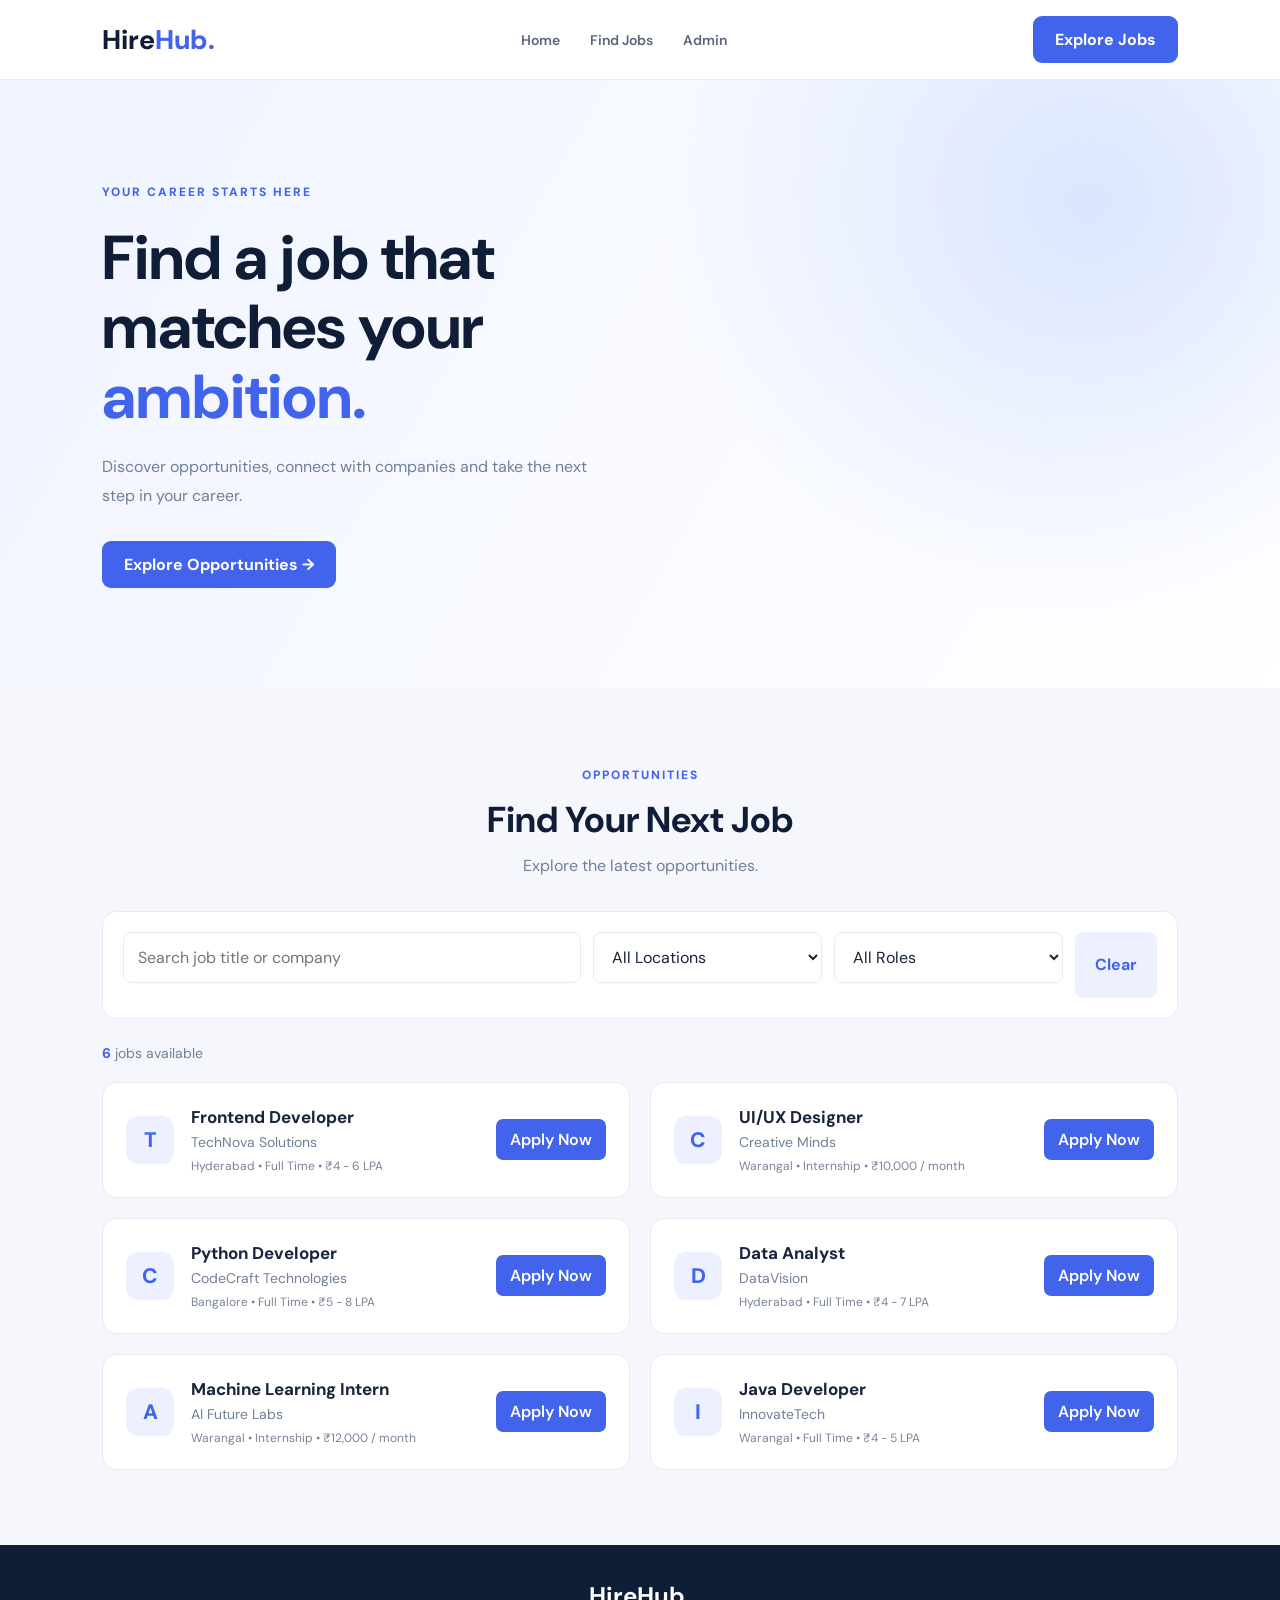
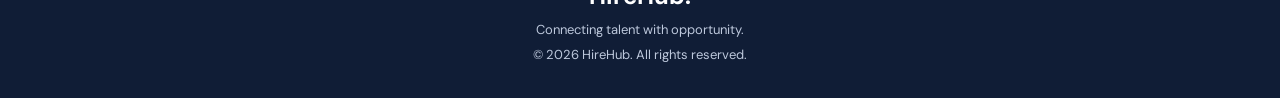
<file: index.html>
<!DOCTYPE html>
<html lang="en">
<head>
    <meta charset="UTF-8">
    <meta name="viewport" content="width=device-width, initial-scale=1.0">
    <title>HireHub | Find Your Dream Job</title>
    <link rel="stylesheet" href="css/style.css">
</head>
<body>

<header class="navbar">
    <a href="index.html" class="logo">Hire<span>Hub.</span></a>
    <nav>
        <a href="index.html">Home</a>
        <a href="#jobs">Find Jobs</a>
        <a href="admin.html">Admin</a>
    </nav>
    <a href="#jobs" class="nav-btn">Explore Jobs</a>
</header>

<section class="hero">
    <div class="hero-content">
        <span class="tag">YOUR CAREER STARTS HERE</span>
        <h1>Find a job that<br>matches your <span>ambition.</span></h1>
        <p>Discover opportunities, connect with companies and take the next step in your career.</p>
        <a href="#jobs" class="primary-btn">Explore Opportunities →</a>
    </div>
</section>

<section class="jobs-section" id="jobs">
    <div class="section-heading">
        <span class="tag">OPPORTUNITIES</span>
        <h2>Find Your Next Job</h2>
        <p>Explore the latest opportunities.</p>
    </div>

    <div class="filter-panel">
        <input type="text" id="searchInput" placeholder="Search job title or company">

        <select id="locationFilter">
            <option value="">All Locations</option>
        </select>

        <select id="roleFilter">
            <option value="">All Roles</option>
        </select>

        <button id="clearBtn" class="secondary-btn" type="button">Clear</button>
    </div>

    <p class="result-count"><span id="jobCount">0</span> jobs available</p>

    <div id="jobContainer" class="job-grid"></div>
</section>

<footer>
    <h2>HireHub.</h2>
    <p>Connecting talent with opportunity.</p>
    <p>© 2026 HireHub. All rights reserved.</p>
</footer>

<script src="js/main.js"></script>
</body>
</html>
</file>
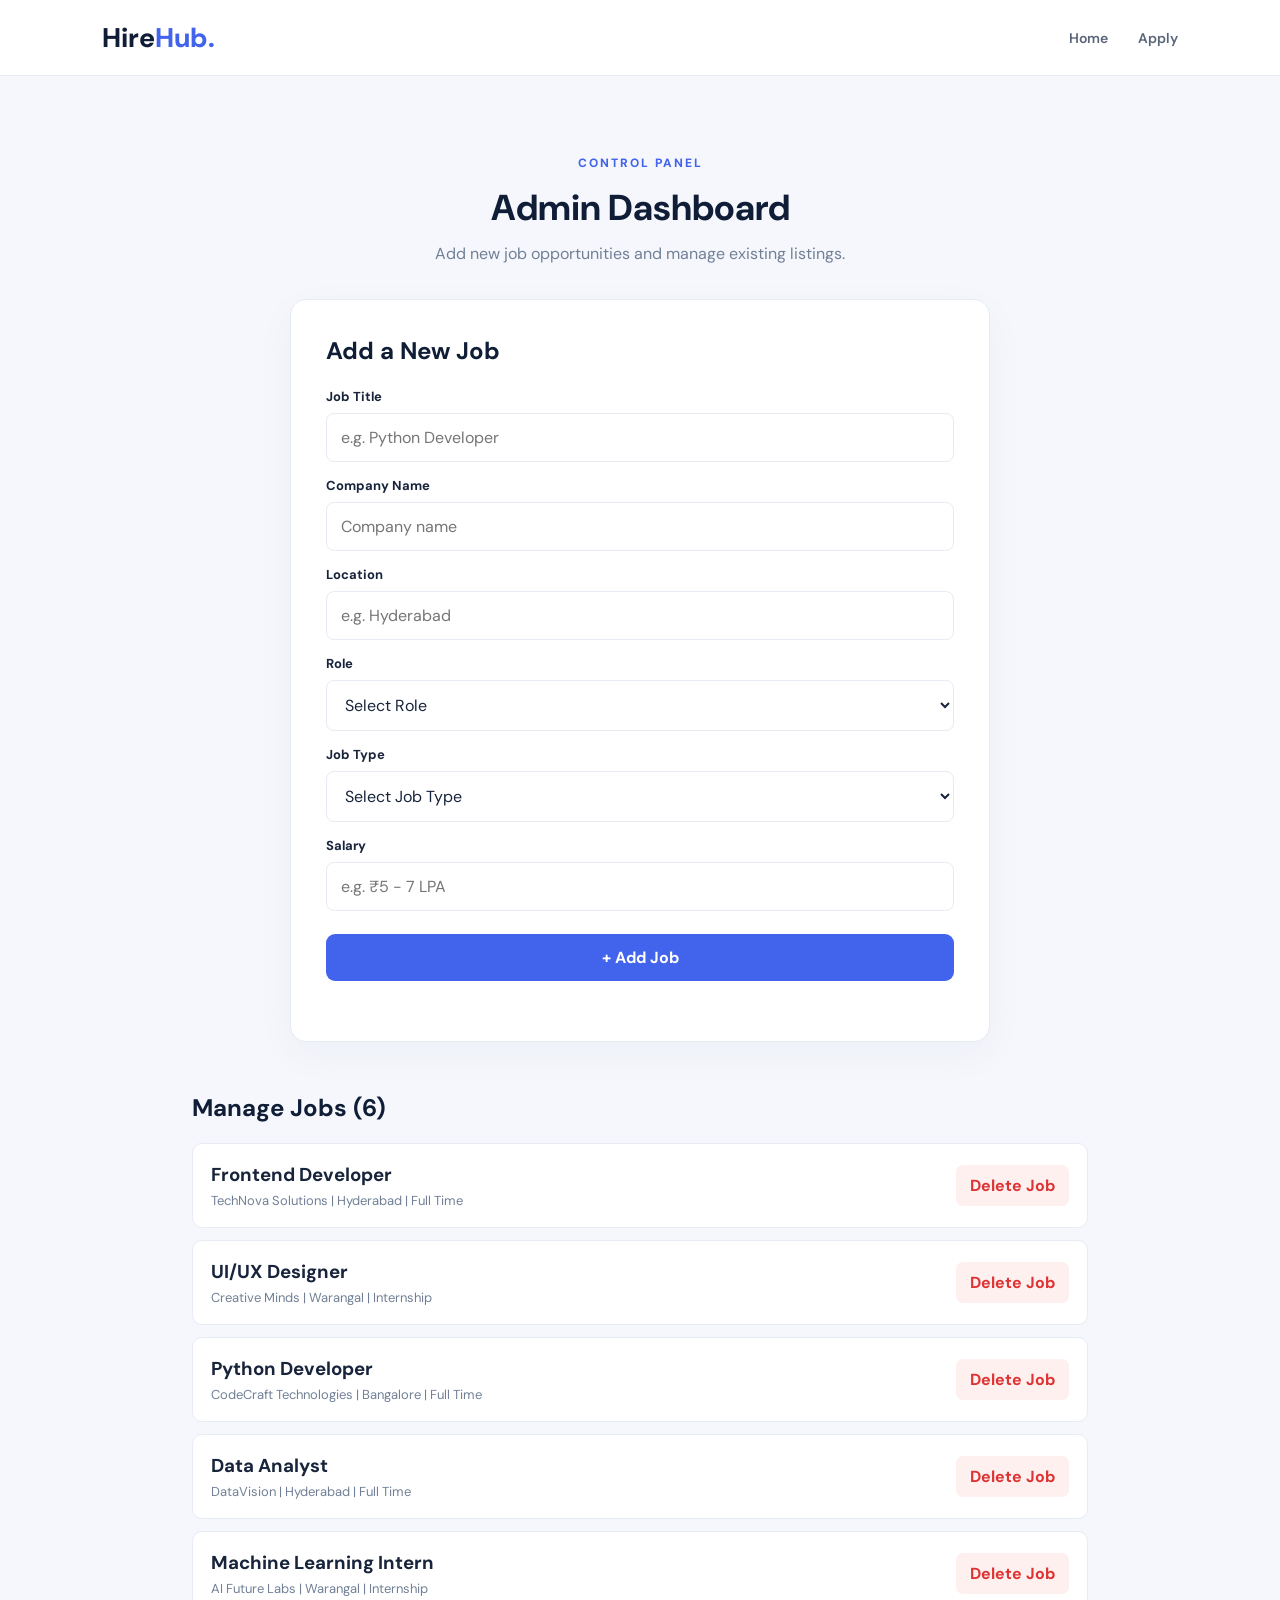
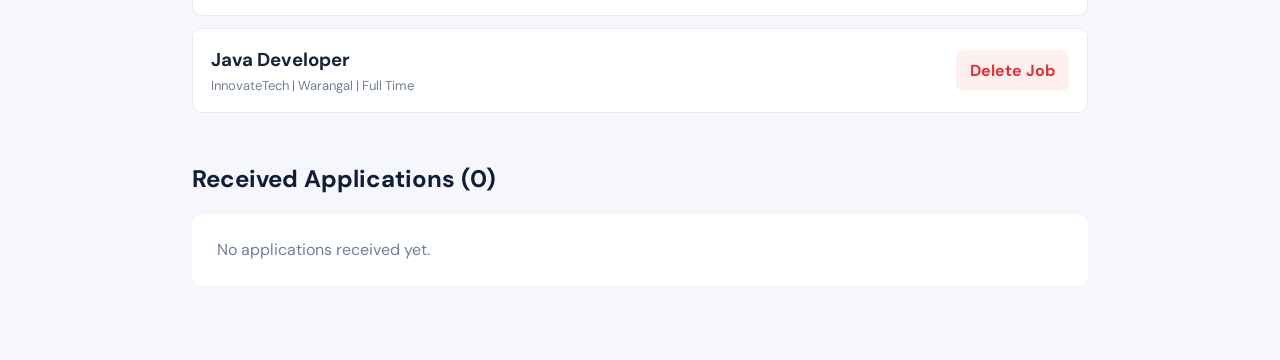
<file: admin.html>
<!DOCTYPE html>
<html lang="en">
<head>
    <meta charset="UTF-8">
    <meta name="viewport" content="width=device-width, initial-scale=1.0">
    <title>HireHub | Admin Dashboard</title>
    <link rel="stylesheet" href="css/style.css">
</head>
<body>

<header class="navbar">
    <a href="index.html" class="logo">Hire<span>Hub.</span></a>
    <nav>
        <a href="index.html">Home</a>
        <a href="apply.html">Apply</a>
    </nav>
</header>

<section class="admin-section">
    <div class="section-heading">
        <span class="tag">CONTROL PANEL</span>
        <h1>Admin Dashboard</h1>
        <p>Add new job opportunities and manage existing listings.</p>
    </div>

    <div class="form-card admin-form-card">
        <h2>Add a New Job</h2>

        <form id="jobForm">
            <label>Job Title</label>
            <input type="text" id="title" placeholder="e.g. Python Developer" required>

            <label>Company Name</label>
            <input type="text" id="company" placeholder="Company name" required>

            <label>Location</label>
            <input type="text" id="location" placeholder="e.g. Hyderabad" required>

            <label>Role</label>
            <select id="role" required>
                <option value="">Select Role</option>
                <option value="Developer">Developer</option>
                <option value="Designer">Designer</option>
                <option value="Data Science">Data Science</option>
                <option value="AI/ML">AI/ML</option>
                <option value="Other">Other</option>
            </select>

            <label>Job Type</label>
            <select id="type" required>
                <option value="">Select Job Type</option>
                <option value="Full Time">Full Time</option>
                <option value="Part Time">Part Time</option>
                <option value="Internship">Internship</option>
            </select>

            <label>Salary</label>
            <input type="text" id="salary" placeholder="e.g. ₹5 - 7 LPA" required>

            <button type="submit" class="primary-btn full-btn">+ Add Job</button>
        </form>

        <p id="adminMessage" class="form-message"></p>
    </div>

    <div class="admin-list">
        <h2>Manage Jobs (<span id="adminJobCount">0</span>)</h2>
        <div id="adminJobList"></div>
    </div>

    <div class="admin-list">
        <h2>Received Applications (<span id="applicationCount">0</span>)</h2>
        <div id="applicationList"></div>
    </div>
</section>

<script src="js/admin.js"></script>
</body>
</html>
</file>
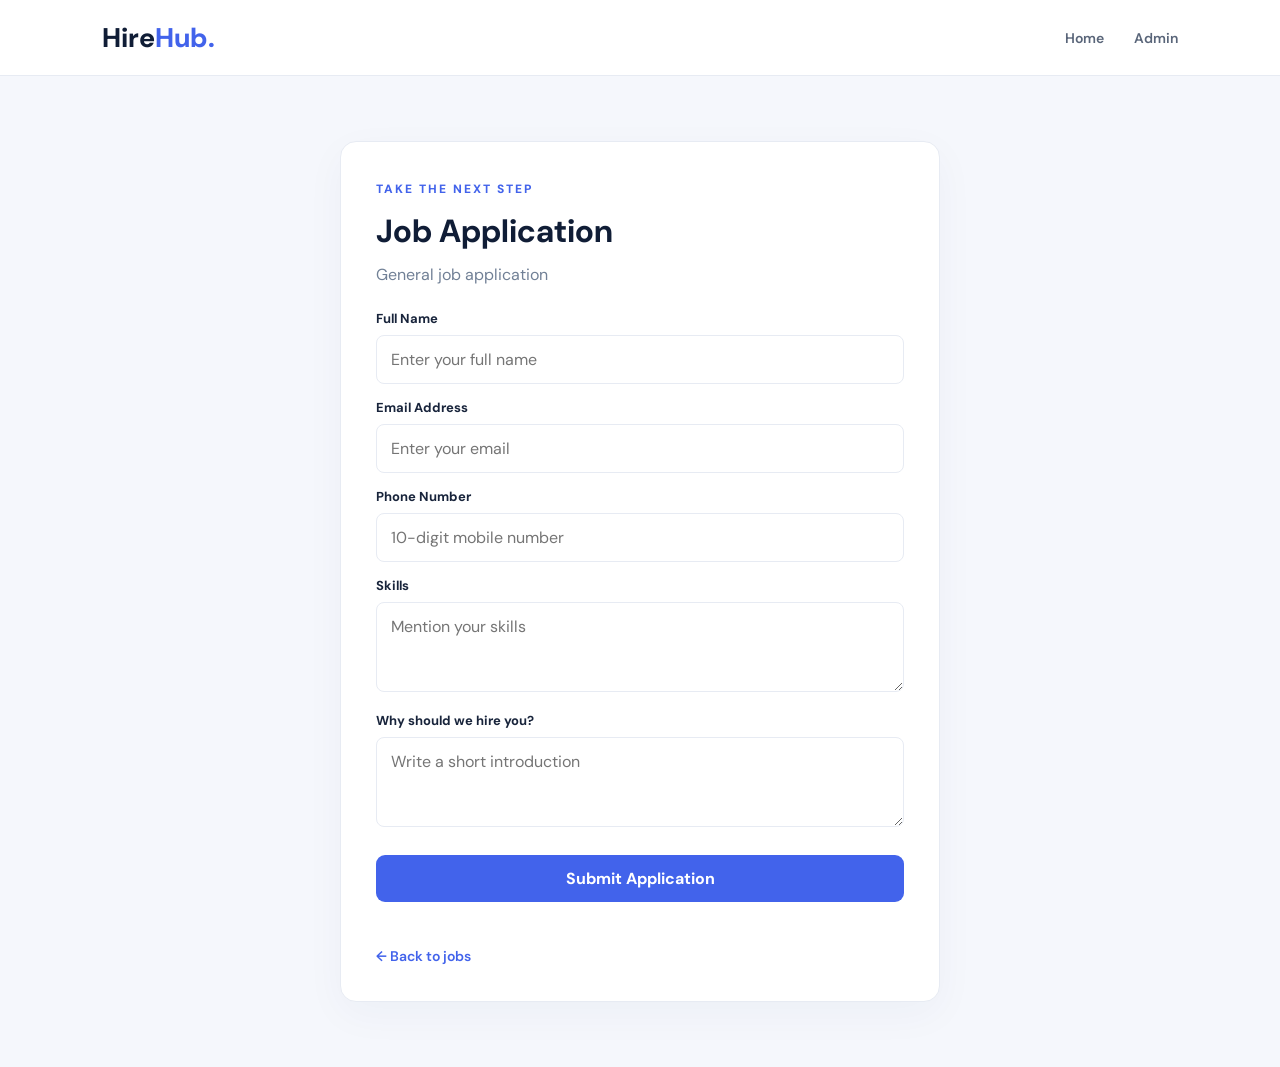
<file: apply.html>
<!DOCTYPE html>
<html lang="en">
<head>
    <meta charset="UTF-8">
    <meta name="viewport" content="width=device-width, initial-scale=1.0">
    <title>HireHub | Apply for Job</title>
    <link rel="stylesheet" href="css/style.css">
</head>
<body>

<header class="navbar">
    <a href="index.html" class="logo">Hire<span>Hub.</span></a>
    <nav>
        <a href="index.html">Home</a>
        <a href="admin.html">Admin</a>
    </nav>
</header>

<section class="form-section">
    <div class="form-card">
        <span class="tag">TAKE THE NEXT STEP</span>
        <h1>Job Application</h1>
        <p id="selectedJob">Complete the form below to apply.</p>

        <form id="applicationForm">
            <label>Full Name</label>
            <input type="text" id="applicantName" placeholder="Enter your full name" required>

            <label>Email Address</label>
            <input type="email" id="applicantEmail" placeholder="Enter your email" required>

            <label>Phone Number</label>
            <input type="tel" id="applicantPhone" placeholder="10-digit mobile number"
                   pattern="[6-9][0-9]{9}" maxlength="10" required>

            <label>Skills</label>
            <textarea id="applicantSkills" placeholder="Mention your skills" required></textarea>

            <label>Why should we hire you?</label>
            <textarea id="applicantMessage" placeholder="Write a short introduction" required></textarea>

            <button type="submit" class="primary-btn full-btn">Submit Application</button>
        </form>

        <p id="formMessage" class="form-message"></p>
        <a href="index.html" class="back-link">← Back to jobs</a>
    </div>
</section>

<script src="js/application.js"></script>
</body>
</html>
</file>
<file: css/style.css>
@import url('https://fonts.googleapis.com/css2?family=DM+Sans:wght@400;500;600;700;800&display=swap');

:root {
    --navy: #101d36;
    --blue: #4263eb;
    --light: #f5f7fc;
    --text: #18243b;
    --muted: #718096;
    --border: #e7ebf3;
}

* {
    margin: 0;
    padding: 0;
    box-sizing: border-box;
}

html {
    scroll-behavior: smooth;
}

body {
    font-family: 'DM Sans', sans-serif;
    background: var(--light);
    color: var(--text);
}

a {
    text-decoration: none;
    color: inherit;
}

button, input, select, textarea {
    font: inherit;
}

/* NAVBAR */

.navbar {
    min-height: 76px;
    padding: 16px 8%;
    background: white;
    display: flex;
    align-items: center;
    justify-content: space-between;
    gap: 20px;
    border-bottom: 1px solid var(--border);
}

.logo {
    font-size: 27px;
    font-weight: 800;
    color: var(--navy);
}

.logo span {
    color: var(--blue);
}

.navbar nav {
    display: flex;
    gap: 30px;
}

.navbar nav a {
    color: #596579;
    font-size: 14px;
    font-weight: 600;
}

.navbar nav a:hover {
    color: var(--blue);
}

.nav-btn, .primary-btn {
    background: var(--blue);
    color: white;
    padding: 13px 22px;
    border: none;
    border-radius: 9px;
    font-weight: 700;
    display: inline-block;
    cursor: pointer;
    transition: 0.25s;
}

.nav-btn:hover, .primary-btn:hover {
    background: #2948ca;
    transform: translateY(-2px);
}

/* HERO */

.hero {
    min-height: 440px;
    padding: 100px 8%;
    background:
        radial-gradient(circle at 85% 20%, #dbe5ff 0, transparent 35%),
        linear-gradient(120deg, #f0f4ff, #ffffff);
    display: flex;
    align-items: center;
}

.hero-content {
    max-width: 650px;
}

.tag {
    color: var(--blue);
    font-size: 12px;
    font-weight: 800;
    letter-spacing: 2px;
}

.hero h1 {
    font-size: clamp(38px, 5vw, 62px);
    line-height: 1.12;
    margin: 22px 0;
    color: var(--navy);
}

.hero h1 span {
    color: var(--blue);
}

.hero p {
    color: var(--muted);
    line-height: 1.8;
    margin-bottom: 30px;
    max-width: 520px;
}

/* JOB SECTION */

.jobs-section, .admin-section {
    padding: 75px 8%;
}

.section-heading {
    text-align: center;
    margin-bottom: 35px;
}

.section-heading h1,
.section-heading h2 {
    font-size: 36px;
    margin: 12px 0;
    color: var(--navy);
}

.section-heading p {
    color: var(--muted);
}

.filter-panel {
    display: grid;
    grid-template-columns: 2fr 1fr 1fr auto;
    gap: 12px;
    padding: 20px;
    background: white;
    border: 1px solid var(--border);
    border-radius: 14px;
    margin-bottom: 25px;
}

input, select, textarea {
    width: 100%;
    padding: 13px 14px;
    border: 1px solid var(--border);
    border-radius: 8px;
    background: white;
    color: var(--text);
    outline: none;
    margin-bottom: 15px;
}

input:focus, select:focus, textarea:focus {
    border-color: var(--blue);
    box-shadow: 0 0 0 3px #4263eb18;
}

.secondary-btn {
    background: #edf1ff;
    color: var(--blue);
    border: none;
    border-radius: 8px;
    padding: 12px 20px;
    font-weight: 700;
    cursor: pointer;
}

.result-count {
    color: var(--muted);
    margin: 20px 0;
    font-size: 14px;
}

.result-count span {
    color: var(--blue);
    font-weight: 800;
}

.job-grid {
    display: grid;
    grid-template-columns: repeat(2, minmax(0, 1fr));
    gap: 20px;
}

.job-card {
    background: white;
    border: 1px solid var(--border);
    padding: 23px;
    border-radius: 14px;
    display: flex;
    align-items: center;
    gap: 17px;
    transition: 0.25s;
}

.job-card:hover {
    transform: translateY(-4px);
    border-color: #b8c7ff;
    box-shadow: 0 12px 30px #1c32650d;
}

.company-icon {
    width: 48px;
    height: 48px;
    min-width: 48px;
    display: grid;
    place-items: center;
    background: #edf1ff;
    color: var(--blue);
    font-size: 21px;
    font-weight: 800;
    border-radius: 12px;
}

.job-details {
    flex: 1;
    min-width: 0;
}

.job-details h3 {
    font-size: 17px;
    margin-bottom: 5px;
}

.job-details p {
    color: var(--muted);
    font-size: 14px;
    margin-bottom: 7px;
}

.job-info {
    color: #788398;
    font-size: 12px;
}

.apply-btn {
    background: var(--blue);
    color: white;
    padding: 10px 14px;
    border: none;
    border-radius: 7px;
    cursor: pointer;
    font-weight: 600;
    white-space: nowrap;
}

.apply-btn:hover {
    background: #2948ca;
}

.no-jobs {
    grid-column: 1 / -1;
    padding: 50px;
    text-align: center;
    background: white;
    border-radius: 12px;
    color: var(--muted);
}

/* FORMS */

.form-section {
    padding: 65px 20px;
    min-height: 85vh;
}

.form-card {
    max-width: 600px;
    margin: auto;
    padding: 35px;
    background: white;
    border: 1px solid var(--border);
    border-radius: 16px;
    box-shadow: 0 12px 40px #1c32650a;
}

.form-card h1 {
    color: var(--navy);
    margin: 12px 0;
    font-size: 32px;
}

.form-card h2 {
    color: var(--navy);
    margin-bottom: 22px;
}

.form-card > p {
    color: var(--muted);
    margin-bottom: 25px;
}

.form-card label {
    display: block;
    font-size: 13px;
    font-weight: 700;
    margin-bottom: 8px;
}

textarea {
    min-height: 90px;
    resize: vertical;
}

.full-btn {
    width: 100%;
    margin-top: 8px;
}

.form-message {
    margin-top: 15px;
    font-weight: 600;
    color: #16834b;
}

.back-link {
    display: inline-block;
    color: var(--blue);
    margin-top: 20px;
    font-size: 14px;
    font-weight: 600;
}

/* ADMIN */

.admin-section {
    max-width: 1100px;
    margin: auto;
}

.admin-form-card {
    max-width: 700px;
}

.admin-list {
    margin-top: 50px;
}

.admin-list h2 {
    color: var(--navy);
    margin-bottom: 20px;
}

.admin-job {
    background: white;
    border: 1px solid var(--border);
    border-radius: 10px;
    padding: 18px;
    margin-bottom: 12px;
    display: flex;
    align-items: center;
    justify-content: space-between;
    gap: 15px;
}

.admin-job p {
    color: var(--muted);
    font-size: 13px;
    margin-top: 5px;
}

.delete-btn {
    background: #fff0f0;
    color: #d33;
    border: none;
    padding: 10px 14px;
    border-radius: 7px;
    cursor: pointer;
    font-weight: 700;
}

.empty-message {
    background: white;
    padding: 25px;
    border-radius: 10px;
    color: var(--muted);
}

/* FOOTER */

footer {
    background: var(--navy);
    color: white;
    text-align: center;
    padding: 35px 20px;
}

footer h2 {
    margin-bottom: 10px;
}

footer p {
    color: #bdc8dc;
    margin-top: 8px;
    font-size: 13px;
}

/* RESPONSIVE DESIGN */

@media (max-width: 800px) {
    .filter-panel {
        grid-template-columns: 1fr 1fr;
    }

    .job-grid {
        grid-template-columns: 1fr;
    }

    .navbar {
        flex-wrap: wrap;
    }
}

@media (max-width: 550px) {
    .navbar {
        padding: 15px 5%;
    }

    .navbar nav {
        gap: 14px;
    }

    .nav-btn {
        display: none;
    }

    .hero {
        padding: 75px 6%;
    }

    .jobs-section, .admin-section {
        padding: 55px 5%;
    }

    .filter-panel {
        grid-template-columns: 1fr;
    }

    .job-card {
        flex-wrap: wrap;
    }

    .job-card .apply-btn {
        width: 100%;
        text-align: center;
    }

    .form-card {
        padding: 23px;
    }

    .admin-job {
        align-items: flex-start;
        flex-direction: column;
    }
}
</file>
